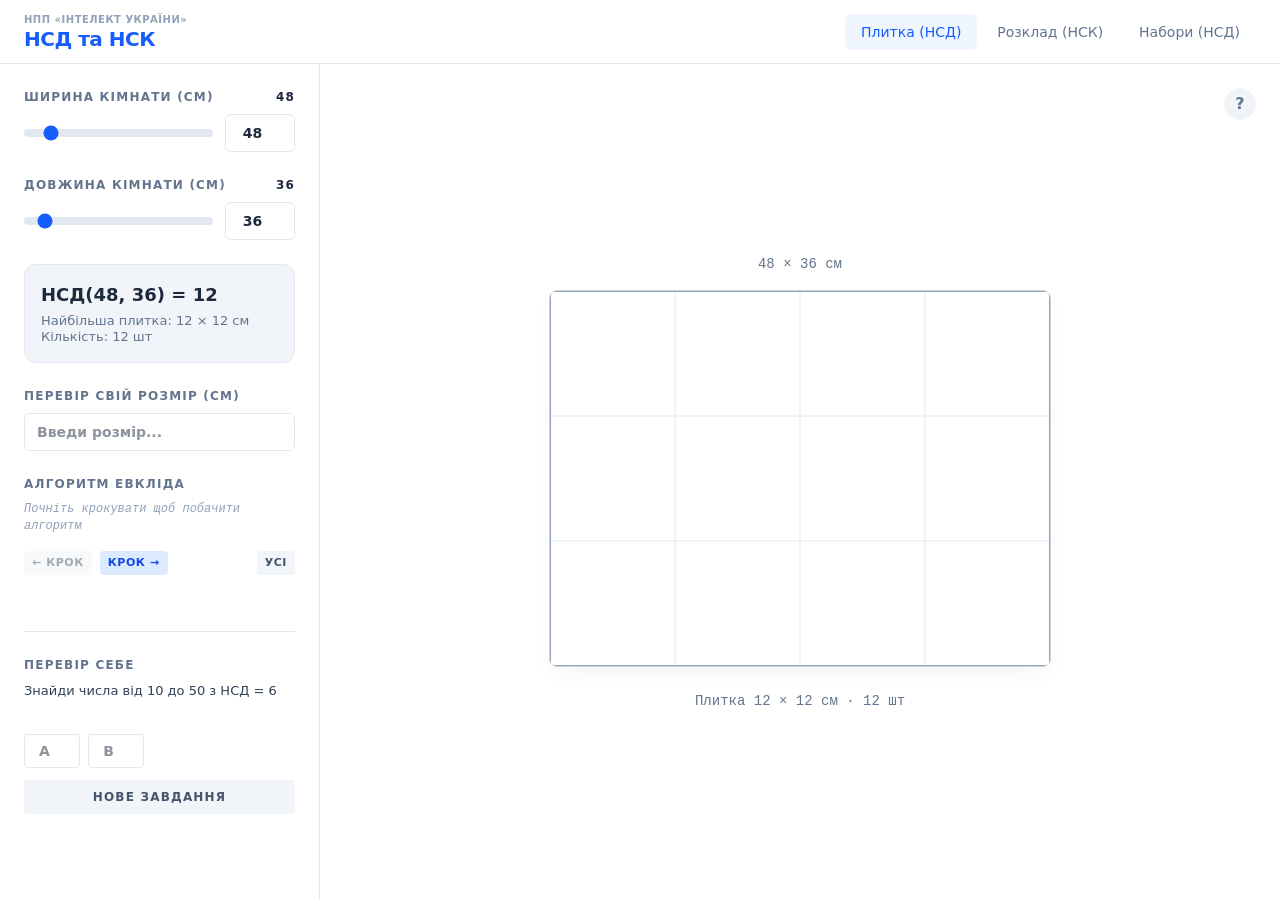
<file: gcd-lcm-git/index.html>
<!doctype html>
<html lang="en">
  <head>
    <meta charset="UTF-8" />
    <meta name="viewport" content="width=device-width, initial-scale=1.0" />
    <title>НСД та НСК | НПП «Інтелект України»</title>
    <script type="module" crossorigin src="./assets/index-C5ABRMNL.js"></script>
    <link rel="stylesheet" crossorigin href="./assets/index-3IIDnGmR.css">
  </head>
  <body>
    <div id="root"></div>
  </body>
</html>
</file>
<file: gcd-lcm-git/assets/index-3IIDnGmR.css>
/*! tailwindcss v4.3.0 | MIT License | https://tailwindcss.com */@layer properties{@supports (((-webkit-hyphens:none)) and (not (margin-trim:inline))) or ((-moz-orient:inline) and (not (color:rgb(from red r g b)))){*,:before,:after,::backdrop{--tw-border-style:solid;--tw-leading:initial;--tw-font-weight:initial;--tw-tracking:initial;--tw-shadow:0 0 #0000;--tw-shadow-color:initial;--tw-shadow-alpha:100%;--tw-inset-shadow:0 0 #0000;--tw-inset-shadow-color:initial;--tw-inset-shadow-alpha:100%;--tw-ring-color:initial;--tw-ring-shadow:0 0 #0000;--tw-inset-ring-color:initial;--tw-inset-ring-shadow:0 0 #0000;--tw-ring-inset:initial;--tw-ring-offset-width:0px;--tw-ring-offset-color:#fff;--tw-ring-offset-shadow:0 0 #0000;--tw-outline-style:solid;--tw-backdrop-blur:initial;--tw-backdrop-brightness:initial;--tw-backdrop-contrast:initial;--tw-backdrop-grayscale:initial;--tw-backdrop-hue-rotate:initial;--tw-backdrop-invert:initial;--tw-backdrop-opacity:initial;--tw-backdrop-saturate:initial;--tw-backdrop-sepia:initial;--tw-duration:initial}}}@layer theme{:root,:host{--font-sans:ui-sans-serif, system-ui, sans-serif, "Apple Color Emoji", "Segoe UI Emoji", "Segoe UI Symbol", "Noto Color Emoji";--font-mono:ui-monospace, SFMono-Regular, Menlo, Monaco, Consolas, "Liberation Mono", "Courier New", monospace;--color-red-50:oklch(97.1% .013 17.38);--color-red-200:oklch(88.5% .062 18.334);--color-red-500:oklch(63.7% .237 25.331);--color-red-700:oklch(50.5% .213 27.518);--color-amber-50:oklch(98.7% .022 95.277);--color-amber-200:oklch(92.4% .12 95.746);--color-amber-500:oklch(76.9% .188 70.08);--color-amber-700:oklch(55.5% .163 48.998);--color-emerald-50:oklch(97.9% .021 166.113);--color-emerald-200:oklch(90.5% .093 164.15);--color-emerald-500:oklch(69.6% .17 162.48);--color-emerald-600:oklch(59.6% .145 163.225);--color-emerald-700:oklch(50.8% .118 165.612);--color-blue-50:oklch(97% .014 254.604);--color-blue-100:oklch(93.2% .032 255.585);--color-blue-200:oklch(88.2% .059 254.128);--color-blue-500:oklch(62.3% .214 259.815);--color-blue-600:oklch(54.6% .245 262.881);--color-blue-700:oklch(48.8% .243 264.376);--color-blue-800:oklch(42.4% .199 265.638);--color-blue-900:oklch(37.9% .146 265.522);--color-slate-50:oklch(98.4% .003 247.858);--color-slate-100:oklch(96.8% .007 247.896);--color-slate-200:oklch(92.9% .013 255.508);--color-slate-300:oklch(86.9% .022 252.894);--color-slate-400:oklch(70.4% .04 256.788);--color-slate-500:oklch(55.4% .046 257.417);--color-slate-600:oklch(44.6% .043 257.281);--color-slate-700:oklch(37.2% .044 257.287);--color-slate-800:oklch(27.9% .041 260.031);--color-slate-900:oklch(20.8% .042 265.755);--color-white:#fff;--spacing:.25rem;--container-md:28rem;--container-2xl:42rem;--text-xs:.75rem;--text-xs--line-height:calc(1 / .75);--text-sm:.875rem;--text-sm--line-height:calc(1.25 / .875);--text-lg:1.125rem;--text-lg--line-height:calc(1.75 / 1.125);--text-xl:1.25rem;--text-xl--line-height:calc(1.75 / 1.25);--font-weight-medium:500;--font-weight-semibold:600;--font-weight-bold:700;--font-weight-extrabold:800;--tracking-tight:-.025em;--tracking-wide:.025em;--tracking-wider:.05em;--tracking-widest:.1em;--leading-tight:1.25;--leading-snug:1.375;--leading-relaxed:1.625;--radius-md:.375rem;--radius-lg:.5rem;--radius-xl:.75rem;--blur-sm:8px;--default-transition-duration:.15s;--default-transition-timing-function:cubic-bezier(.4, 0, .2, 1);--default-font-family:var(--font-sans);--default-mono-font-family:var(--font-mono)}}@layer base{*,:after,:before,::backdrop{box-sizing:border-box;border:0 solid;margin:0;padding:0}::file-selector-button{box-sizing:border-box;border:0 solid;margin:0;padding:0}html,:host{-webkit-text-size-adjust:100%;-moz-tab-size:4;tab-size:4;line-height:1.5;font-family:var(--default-font-family,ui-sans-serif, system-ui, sans-serif, "Apple Color Emoji", "Segoe UI Emoji", "Segoe UI Symbol", "Noto Color Emoji");font-feature-settings:var(--default-font-feature-settings,normal);font-variation-settings:var(--default-font-variation-settings,normal);-webkit-tap-highlight-color:transparent}hr{height:0;color:inherit;border-top-width:1px}abbr:where([title]){-webkit-text-decoration:underline dotted;text-decoration:underline dotted}h1,h2,h3,h4,h5,h6{font-size:inherit;font-weight:inherit}a{color:inherit;-webkit-text-decoration:inherit;text-decoration:inherit}b,strong{font-weight:bolder}code,kbd,samp,pre{font-family:var(--default-mono-font-family,ui-monospace, SFMono-Regular, Menlo, Monaco, Consolas, "Liberation Mono", "Courier New", monospace);font-feature-settings:var(--default-mono-font-feature-settings,normal);font-variation-settings:var(--default-mono-font-variation-settings,normal);font-size:1em}small{font-size:80%}sub,sup{vertical-align:baseline;font-size:75%;line-height:0;position:relative}sub{bottom:-.25em}sup{top:-.5em}table{text-indent:0;border-color:inherit;border-collapse:collapse}:-moz-focusring{outline:auto}progress{vertical-align:baseline}summary{display:list-item}ol,ul,menu{list-style:none}img,svg,video,canvas,audio,iframe,embed,object{vertical-align:middle;display:block}img,video{max-width:100%;height:auto}button,input,select,optgroup,textarea{font:inherit;font-feature-settings:inherit;font-variation-settings:inherit;letter-spacing:inherit;color:inherit;opacity:1;background-color:#0000;border-radius:0}::file-selector-button{font:inherit;font-feature-settings:inherit;font-variation-settings:inherit;letter-spacing:inherit;color:inherit;opacity:1;background-color:#0000;border-radius:0}:where(select:is([multiple],[size])) optgroup{font-weight:bolder}:where(select:is([multiple],[size])) optgroup option{padding-inline-start:20px}::file-selector-button{margin-inline-end:4px}::placeholder{opacity:1}@supports (not ((-webkit-appearance:-apple-pay-button))) or (contain-intrinsic-size:1px){::placeholder{color:currentColor}@supports (color:color-mix(in lab,red,red)){::placeholder{color:color-mix(in oklab,currentcolor 50%,transparent)}}}textarea{resize:vertical}::-webkit-search-decoration{-webkit-appearance:none}::-webkit-date-and-time-value{min-height:1lh;text-align:inherit}::-webkit-datetime-edit{display:inline-flex}::-webkit-datetime-edit-fields-wrapper{padding:0}::-webkit-datetime-edit{padding-block:0}::-webkit-datetime-edit-year-field{padding-block:0}::-webkit-datetime-edit-month-field{padding-block:0}::-webkit-datetime-edit-day-field{padding-block:0}::-webkit-datetime-edit-hour-field{padding-block:0}::-webkit-datetime-edit-minute-field{padding-block:0}::-webkit-datetime-edit-second-field{padding-block:0}::-webkit-datetime-edit-millisecond-field{padding-block:0}::-webkit-datetime-edit-meridiem-field{padding-block:0}::-webkit-calendar-picker-indicator{line-height:1}:-moz-ui-invalid{box-shadow:none}button,input:where([type=button],[type=reset],[type=submit]){-webkit-appearance:button;-moz-appearance:button;appearance:button}::file-selector-button{-webkit-appearance:button;-moz-appearance:button;appearance:button}::-webkit-inner-spin-button{height:auto}::-webkit-outer-spin-button{height:auto}[hidden]:where(:not([hidden=until-found])){display:none!important}}@layer components;@layer utilities{.absolute{position:absolute}.fixed{position:fixed}.relative{position:relative}.inset-0{inset:calc(var(--spacing) * 0)}.-top-\[10px\]{top:-10px}.top-4{top:calc(var(--spacing) * 4)}.top-6{top:calc(var(--spacing) * 6)}.top-8{top:calc(var(--spacing) * 8)}.top-12{top:calc(var(--spacing) * 12)}.top-14{top:calc(var(--spacing) * 14)}.top-20{top:calc(var(--spacing) * 20)}.right-0{right:calc(var(--spacing) * 0)}.right-6{right:calc(var(--spacing) * 6)}.left-0{left:calc(var(--spacing) * 0)}.left-3{left:calc(var(--spacing) * 3)}.z-10{z-index:10}.z-20{z-index:20}.z-50{z-index:50}.m-0{margin:calc(var(--spacing) * 0)}.my-4{margin-block:calc(var(--spacing) * 4)}.mt-1{margin-top:calc(var(--spacing) * 1)}.mt-2{margin-top:calc(var(--spacing) * 2)}.mt-4{margin-top:calc(var(--spacing) * 4)}.mt-6{margin-top:calc(var(--spacing) * 6)}.mt-8{margin-top:calc(var(--spacing) * 8)}.mt-12{margin-top:calc(var(--spacing) * 12)}.mb-1{margin-bottom:calc(var(--spacing) * 1)}.mb-2{margin-bottom:calc(var(--spacing) * 2)}.mb-3{margin-bottom:calc(var(--spacing) * 3)}.mb-4{margin-bottom:calc(var(--spacing) * 4)}.mb-6{margin-bottom:calc(var(--spacing) * 6)}.mb-8{margin-bottom:calc(var(--spacing) * 8)}.mb-12{margin-bottom:calc(var(--spacing) * 12)}.-ml-2{margin-left:calc(var(--spacing) * -2)}.-ml-\[1px\]{margin-left:-1px}.-ml-\[6px\]{margin-left:-6px}.-ml-\[9px\]{margin-left:-9px}.ml-4{margin-left:calc(var(--spacing) * 4)}.ml-auto{margin-left:auto}.block{display:block}.flex{display:flex}.grid{display:grid}.hidden{display:none}.h-2{height:calc(var(--spacing) * 2)}.h-2\.5{height:calc(var(--spacing) * 2.5)}.h-3{height:calc(var(--spacing) * 3)}.h-4{height:calc(var(--spacing) * 4)}.h-8{height:calc(var(--spacing) * 8)}.h-16{height:calc(var(--spacing) * 16)}.h-32{height:calc(var(--spacing) * 32)}.h-\[2px\]{height:2px}.h-\[6px\]{height:6px}.h-\[18px\]{height:18px}.h-full{height:100%}.h-px{height:1px}.h-screen{height:100vh}.min-h-\[40px\]{min-height:40px}.w-2\.5{width:calc(var(--spacing) * 2.5)}.w-3{width:calc(var(--spacing) * 3)}.w-4{width:calc(var(--spacing) * 4)}.w-6{width:calc(var(--spacing) * 6)}.w-8{width:calc(var(--spacing) * 8)}.w-14{width:calc(var(--spacing) * 14)}.w-\[2px\]{width:2px}.w-\[6px\]{width:6px}.w-\[18px\]{width:18px}.w-\[70px\]{width:70px}.w-full{width:100%}.max-w-2xl{max-width:var(--container-2xl)}.max-w-\[100px\]{max-width:100px}.max-w-\[120px\]{max-width:120px}.max-w-full{max-width:100%}.max-w-md{max-width:var(--container-md)}.min-w-\[80px\]{min-width:80px}.flex-1{flex:1}.shrink-0{flex-shrink:0}.border-collapse{border-collapse:collapse}.cursor-help{cursor:help}.cursor-pointer{cursor:pointer}.appearance-none{-webkit-appearance:none;-moz-appearance:none;appearance:none}.flex-col{flex-direction:column}.flex-wrap{flex-wrap:wrap}.items-center{align-items:center}.items-start{align-items:flex-start}.justify-between{justify-content:space-between}.justify-center{justify-content:center}.gap-1{gap:calc(var(--spacing) * 1)}.gap-1\.5{gap:calc(var(--spacing) * 1.5)}.gap-2{gap:calc(var(--spacing) * 2)}.gap-3{gap:calc(var(--spacing) * 3)}.gap-4{gap:calc(var(--spacing) * 4)}.gap-5{gap:calc(var(--spacing) * 5)}.gap-6{gap:calc(var(--spacing) * 6)}.overflow-hidden{overflow:hidden}.overflow-x-auto{overflow-x:auto}.overflow-y-auto{overflow-y:auto}.rounded{border-radius:.25rem}.rounded-full{border-radius:3.40282e38px}.rounded-lg{border-radius:var(--radius-lg)}.rounded-md{border-radius:var(--radius-md)}.rounded-xl{border-radius:var(--radius-xl)}.border{border-style:var(--tw-border-style);border-width:1px}.border-t{border-top-style:var(--tw-border-style);border-top-width:1px}.border-r{border-right-style:var(--tw-border-style);border-right-width:1px}.border-b{border-bottom-style:var(--tw-border-style);border-bottom-width:1px}.border-amber-200{border-color:var(--color-amber-200)}.border-blue-100{border-color:var(--color-blue-100)}.border-blue-600{border-color:var(--color-blue-600)}.border-emerald-200{border-color:var(--color-emerald-200)}.border-red-200{border-color:var(--color-red-200)}.border-slate-200{border-color:var(--color-slate-200)}.border-slate-300{border-color:var(--color-slate-300)}.bg-amber-50{background-color:var(--color-amber-50)}.bg-amber-500{background-color:var(--color-amber-500)}.bg-blue-50{background-color:var(--color-blue-50)}.bg-blue-100{background-color:var(--color-blue-100)}.bg-blue-500{background-color:var(--color-blue-500)}.bg-emerald-50{background-color:var(--color-emerald-50)}.bg-emerald-500{background-color:var(--color-emerald-500)}.bg-red-50{background-color:var(--color-red-50)}.bg-slate-50{background-color:var(--color-slate-50)}.bg-slate-100{background-color:var(--color-slate-100)}.bg-slate-200{background-color:var(--color-slate-200)}.bg-slate-300{background-color:var(--color-slate-300)}.bg-slate-400{background-color:var(--color-slate-400)}.bg-slate-900\/40{background-color:#0f172b66}@supports (color:color-mix(in lab,red,red)){.bg-slate-900\/40{background-color:color-mix(in oklab,var(--color-slate-900) 40%,transparent)}}.bg-white{background-color:var(--color-white)}.p-0{padding:calc(var(--spacing) * 0)}.p-2{padding:calc(var(--spacing) * 2)}.p-3{padding:calc(var(--spacing) * 3)}.p-4{padding:calc(var(--spacing) * 4)}.p-5{padding:calc(var(--spacing) * 5)}.p-6{padding:calc(var(--spacing) * 6)}.p-8{padding:calc(var(--spacing) * 8)}.px-1{padding-inline:calc(var(--spacing) * 1)}.px-2{padding-inline:calc(var(--spacing) * 2)}.px-3{padding-inline:calc(var(--spacing) * 3)}.px-4{padding-inline:calc(var(--spacing) * 4)}.px-6{padding-inline:calc(var(--spacing) * 6)}.py-1{padding-block:calc(var(--spacing) * 1)}.py-1\.5{padding-block:calc(var(--spacing) * 1.5)}.py-2{padding-block:calc(var(--spacing) * 2)}.pt-2{padding-top:calc(var(--spacing) * 2)}.pt-6{padding-top:calc(var(--spacing) * 6)}.pr-1{padding-right:calc(var(--spacing) * 1)}.pb-1{padding-bottom:calc(var(--spacing) * 1)}.text-center{text-align:center}.text-left{text-align:left}.font-mono{font-family:var(--font-mono)}.font-sans{font-family:var(--font-sans)}.text-lg{font-size:var(--text-lg);line-height:var(--tw-leading,var(--text-lg--line-height))}.text-sm{font-size:var(--text-sm);line-height:var(--tw-leading,var(--text-sm--line-height))}.text-xl{font-size:var(--text-xl);line-height:var(--tw-leading,var(--text-xl--line-height))}.text-xs{font-size:var(--text-xs);line-height:var(--tw-leading,var(--text-xs--line-height))}.text-\[10px\]{font-size:10px}.text-\[11px\]{font-size:11px}.text-\[12px\]{font-size:12px}.text-\[13px\]{font-size:13px}.text-\[20px\]{font-size:20px}.leading-relaxed{--tw-leading:var(--leading-relaxed);line-height:var(--leading-relaxed)}.leading-snug{--tw-leading:var(--leading-snug);line-height:var(--leading-snug)}.leading-tight{--tw-leading:var(--leading-tight);line-height:var(--leading-tight)}.font-bold{--tw-font-weight:var(--font-weight-bold);font-weight:var(--font-weight-bold)}.font-extrabold{--tw-font-weight:var(--font-weight-extrabold);font-weight:var(--font-weight-extrabold)}.font-medium{--tw-font-weight:var(--font-weight-medium);font-weight:var(--font-weight-medium)}.font-semibold{--tw-font-weight:var(--font-weight-semibold);font-weight:var(--font-weight-semibold)}.tracking-tight{--tw-tracking:var(--tracking-tight);letter-spacing:var(--tracking-tight)}.tracking-wide{--tw-tracking:var(--tracking-wide);letter-spacing:var(--tracking-wide)}.tracking-wider{--tw-tracking:var(--tracking-wider);letter-spacing:var(--tracking-wider)}.tracking-widest{--tw-tracking:var(--tracking-widest);letter-spacing:var(--tracking-widest)}.whitespace-nowrap{white-space:nowrap}.text-amber-500{color:var(--color-amber-500)}.text-amber-700{color:var(--color-amber-700)}.text-blue-600{color:var(--color-blue-600)}.text-blue-700{color:var(--color-blue-700)}.text-blue-800{color:var(--color-blue-800)}.text-blue-900{color:var(--color-blue-900)}.text-emerald-500{color:var(--color-emerald-500)}.text-emerald-600{color:var(--color-emerald-600)}.text-emerald-700{color:var(--color-emerald-700)}.text-red-500{color:var(--color-red-500)}.text-red-700{color:var(--color-red-700)}.text-slate-400{color:var(--color-slate-400)}.text-slate-500{color:var(--color-slate-500)}.text-slate-600{color:var(--color-slate-600)}.text-slate-700{color:var(--color-slate-700)}.text-slate-800{color:var(--color-slate-800)}.uppercase{text-transform:uppercase}.italic{font-style:italic}.accent-amber-500{accent-color:var(--color-amber-500)}.accent-blue-600{accent-color:var(--color-blue-600)}.accent-emerald-500{accent-color:var(--color-emerald-500)}.opacity-40{opacity:.4}.shadow-2xl{--tw-shadow:0 25px 50px -12px var(--tw-shadow-color,#00000040);box-shadow:var(--tw-inset-shadow),var(--tw-inset-ring-shadow),var(--tw-ring-offset-shadow),var(--tw-ring-shadow),var(--tw-shadow)}.shadow-\[0_2px_4px_rgba\(16\,185\,129\,0\.3\)\]{--tw-shadow:0 2px 4px var(--tw-shadow-color,#10b9814d);box-shadow:var(--tw-inset-shadow),var(--tw-inset-ring-shadow),var(--tw-ring-offset-shadow),var(--tw-ring-shadow),var(--tw-shadow)}.shadow-\[0_10px_25px_-5px_rgba\(0\,0\,0\,0\.05\)\]{--tw-shadow:0 10px 25px -5px var(--tw-shadow-color,#0000000d);box-shadow:var(--tw-inset-shadow),var(--tw-inset-ring-shadow),var(--tw-ring-offset-shadow),var(--tw-ring-shadow),var(--tw-shadow)}.shadow-sm{--tw-shadow:0 1px 3px 0 var(--tw-shadow-color,#0000001a), 0 1px 2px -1px var(--tw-shadow-color,#0000001a);box-shadow:var(--tw-inset-shadow),var(--tw-inset-ring-shadow),var(--tw-ring-offset-shadow),var(--tw-ring-shadow),var(--tw-shadow)}.outline{outline-style:var(--tw-outline-style);outline-width:1px}.backdrop-blur-sm{--tw-backdrop-blur:blur(var(--blur-sm));-webkit-backdrop-filter:var(--tw-backdrop-blur,) var(--tw-backdrop-brightness,) var(--tw-backdrop-contrast,) var(--tw-backdrop-grayscale,) var(--tw-backdrop-hue-rotate,) var(--tw-backdrop-invert,) var(--tw-backdrop-opacity,) var(--tw-backdrop-saturate,) var(--tw-backdrop-sepia,);backdrop-filter:var(--tw-backdrop-blur,) var(--tw-backdrop-brightness,) var(--tw-backdrop-contrast,) var(--tw-backdrop-grayscale,) var(--tw-backdrop-hue-rotate,) var(--tw-backdrop-invert,) var(--tw-backdrop-opacity,) var(--tw-backdrop-saturate,) var(--tw-backdrop-sepia,)}.transition-colors{transition-property:color,background-color,border-color,outline-color,text-decoration-color,fill,stroke,--tw-gradient-from,--tw-gradient-via,--tw-gradient-to;transition-timing-function:var(--tw-ease,var(--default-transition-timing-function));transition-duration:var(--tw-duration,var(--default-transition-duration))}.duration-200{--tw-duration:.2s;transition-duration:.2s}.duration-300{--tw-duration:.3s;transition-duration:.3s}@media(hover:hover){.hover\:bg-blue-200:hover{background-color:var(--color-blue-200)}.hover\:bg-slate-50:hover{background-color:var(--color-slate-50)}.hover\:bg-slate-200:hover{background-color:var(--color-slate-200)}.hover\:text-blue-600:hover{color:var(--color-blue-600)}.hover\:text-slate-600:hover{color:var(--color-slate-600)}.hover\:text-slate-800:hover{color:var(--color-slate-800)}}.focus\:ring-1:focus{--tw-ring-shadow:var(--tw-ring-inset,) 0 0 0 calc(1px + var(--tw-ring-offset-width)) var(--tw-ring-color,currentcolor);box-shadow:var(--tw-inset-shadow),var(--tw-inset-ring-shadow),var(--tw-ring-offset-shadow),var(--tw-ring-shadow),var(--tw-shadow)}.focus\:ring-blue-500:focus{--tw-ring-color:var(--color-blue-500)}.focus\:outline-none:focus{--tw-outline-style:none;outline-style:none}.disabled\:opacity-50:disabled{opacity:.5}@media(min-width:48rem){.md\:flex{display:flex}.md\:w-\[320px\]{width:320px}.md\:flex-row{flex-direction:row}}}@property --tw-border-style{syntax:"*";inherits:false;initial-value:solid}@property --tw-leading{syntax:"*";inherits:false}@property --tw-font-weight{syntax:"*";inherits:false}@property --tw-tracking{syntax:"*";inherits:false}@property --tw-shadow{syntax:"*";inherits:false;initial-value:0 0 #0000}@property --tw-shadow-color{syntax:"*";inherits:false}@property --tw-shadow-alpha{syntax:"<percentage>";inherits:false;initial-value:100%}@property --tw-inset-shadow{syntax:"*";inherits:false;initial-value:0 0 #0000}@property --tw-inset-shadow-color{syntax:"*";inherits:false}@property --tw-inset-shadow-alpha{syntax:"<percentage>";inherits:false;initial-value:100%}@property --tw-ring-color{syntax:"*";inherits:false}@property --tw-ring-shadow{syntax:"*";inherits:false;initial-value:0 0 #0000}@property --tw-inset-ring-color{syntax:"*";inherits:false}@property --tw-inset-ring-shadow{syntax:"*";inherits:false;initial-value:0 0 #0000}@property --tw-ring-inset{syntax:"*";inherits:false}@property --tw-ring-offset-width{syntax:"<length>";inherits:false;initial-value:0}@property --tw-ring-offset-color{syntax:"*";inherits:false;initial-value:#fff}@property --tw-ring-offset-shadow{syntax:"*";inherits:false;initial-value:0 0 #0000}@property --tw-outline-style{syntax:"*";inherits:false;initial-value:solid}@property --tw-backdrop-blur{syntax:"*";inherits:false}@property --tw-backdrop-brightness{syntax:"*";inherits:false}@property --tw-backdrop-contrast{syntax:"*";inherits:false}@property --tw-backdrop-grayscale{syntax:"*";inherits:false}@property --tw-backdrop-hue-rotate{syntax:"*";inherits:false}@property --tw-backdrop-invert{syntax:"*";inherits:false}@property --tw-backdrop-opacity{syntax:"*";inherits:false}@property --tw-backdrop-saturate{syntax:"*";inherits:false}@property --tw-backdrop-sepia{syntax:"*";inherits:false}@property --tw-duration{syntax:"*";inherits:false}
</file>
